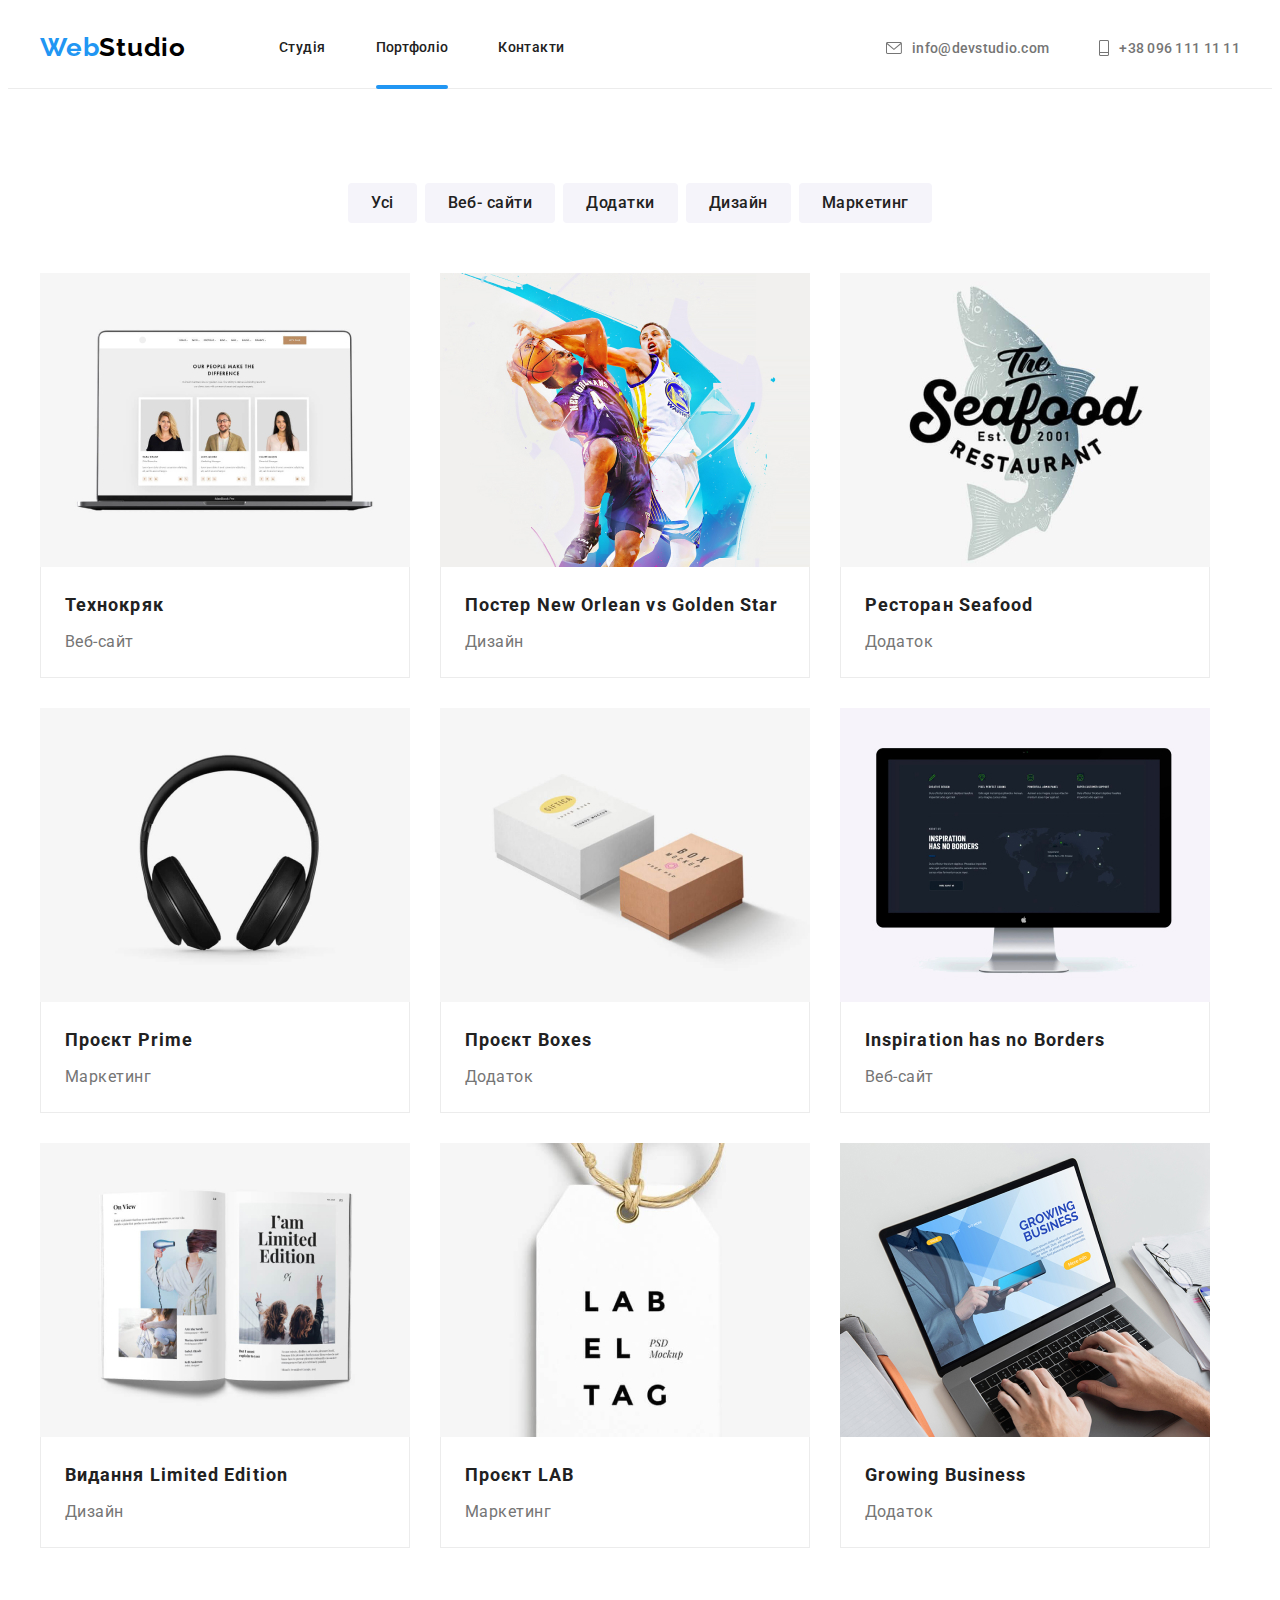
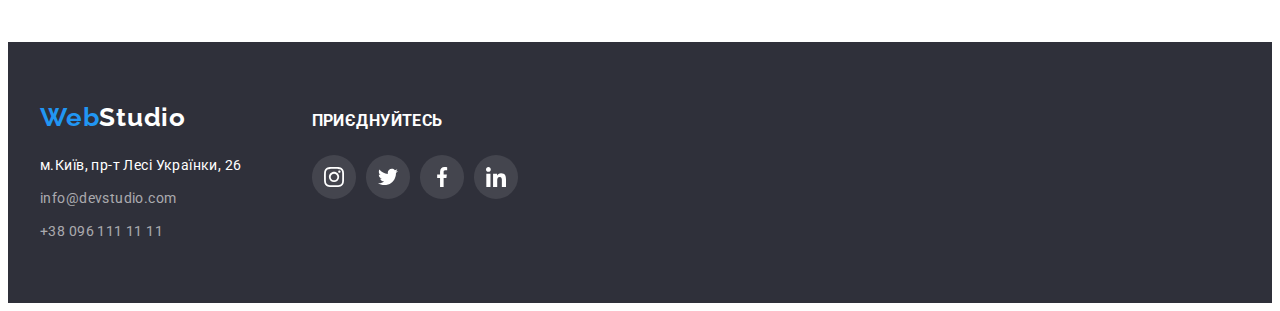
<file: portfolio.html>
<!DOCTYPE html>
<html lang="en">
  <head>
    <meta charset="UTF-8" />
    <meta http-equiv="X-UA-Compatible" content="IE=edge" />
    <meta name="viewport" content="width=device-width, initial-scale=1.0" />
    <title>Second page</title>
<link rel="preconnect" href="https://fonts.googleapis.com">
<link rel="preconnect" href="https://fonts.gstatic.com" crossorigin>
<link href="https://fonts.googleapis.com/css2?family=Montserrat:wght@400;700&family=Raleway:wght@700&family=Roboto:wght@400;500;700;900&display=swap" rel="stylesheet">
 
<!-- normalize -->
<link rel="stylesheet" href="https://cdnjs.cloudflare.com/ajax/libs/modern-normalize/1.1.0/modern-normalize.min.css" integrity="sha512-wpPYUAdjBVSE4KJnH1VR1HeZfpl1ub8YT/NKx4PuQ5NmX2tKuGu6U/JRp5y+Y8XG2tV+wKQpNHVUX03MfMFn9Q==" crossorigin="anonymous" referrerpolicy="no-referrer" />

<link rel="stylesheet" href="./css/styles.css" />
  </head>
  <body>

    <!-- Шапка сторінки -->
    <header class="section-header">
      <div class="container header-box">
        <a class="link-header" href=""><span class="logo">Web</span>Studio</a>

      <!-- Навігація -->
      <nav class="nav">
        <ul class="nav-list">
          <li class="nav-item">
            <a class="link-n" href="index.html">Студія</a>
          </li>
          <li class="nav-item">
            <a class="link-n current" href="portfolio.html">Портфоліо</a>
          </li>
          <li class="nav-item">
            <a class="link-n" href="">Контакти</a></li>
        </ul>
      </nav>
      <ul class="list-contacts">
        <li class="contacts">
          <a class="link-mail" class="mail" href="mailto:info@devstudio.com"
            ><svg class="mail-icon" width="16" height="12">
              <use href="./Images/icons.svg#icon-envelope">                
              </use>
            </svg>info@devstudio.com</a>         
        </li>
         <li class="contacts">
          <a class="link-tel" href="tel:+380961111111"
            ><svg class="tel-icon" width="10" height="16">
              <use href="./Images/icons.svg#icon-smartphone">                
              </use>
            </svg>+38 096 111 11 11</a>
        </li>
      </ul>
    </div>      
    </header>
    
    <main>

        <!-- Секція проєкти -->

        <section class="section section-projects">  
          <div class="container">
            <h2 class="visually-hidden">фільтри</h2>         
            <ul class="buttons">
                <li><button class="c-button" type="button">Усі</button></li>
                <li><button class="c-button" type="button">Веб- сайти</button></li>
                <li><button class="c-button" type="button">Додатки</button></li>
                <li><button class="c-button" type="button">Дизайн</button></li>
                <li><button class="c-button" type="button">Маркетинг</button></li>
            </ul>                  
          
            <ul class="flex-container">
                <li class="flex-element">
                  <a class="flex-link" href="">
                  <div class="project-thumb">
                    <img class="flex-item" src="./Images/imagesbody/images portfolio/img web.jpg" alt="Технокряк" width="370"></img>
                  <div class="overlay-desc">
                    <p class="text">Ресурс пропонує комплексні пропозиції з різним рівнем функціоналу та сервісів. Все це дозволить відвідувачу отримати вичерпні відомості про компанію чи приватну особу.</p>
                  </div>
                  </div>  
                <div class="description">
                  <h3 class="pr-title">Технокряк</h3>
            <p class="subtext">Веб-сайт</p>
                </div>
                 </a>
                </li>

                <li class="flex-element">
                  <a class="flex-link" href="">
                 <div class="project-thumb">
                  <img class="flex-item" src="./Images/imagesbody/images portfolio/img design.jpg" alt="Постер" width="370"></img>
                  <div class="overlay-desc">
                    <p class="text">
                     Ресурс пропонує комплексні пропозиції з різним рівнем функціоналу та сервісів. Все це дозволить відвідувачу отримати вичерпні відомості про компанію чи приватну особу. 
                    </p>
                  </div>
                </div>                   
                <div class="description">
                  <h3 class="pr-title">Постер New Orlean vs Golden Star</h3>
            <p class="subtext">Дизайн</p>
                </div> 
                 </a>
                  </li>

                <li class="flex-element">
                  <a class="flex-link" href="">
                 <div class="project-thumb">
                  <img class="flex-item" src="./Images/imagesbody/images portfolio/img addition.jpg" alt="Ресторан Seafood" width="370"></img>
                <div class="overlay-desc">
                  <p class="text">
                     Ресурс пропонує комплексні пропозиції з різним рівнем функціоналу та сервісів. Все це дозволить відвідувачу отримати вичерпні відомості про компанію чи приватну особу. 
                    </p> 
                </div>
                </div>                   
                <div class="description">
                  <h3 class="pr-title">Ресторан Seafood</h3>
            <p class="subtext">Додаток</p>
          </div>  
          </a>        
                </li>

                <li class="flex-element">
                  <a class="flex-link" href="">
                <div class="project-thumb"><img class="flex-item" src="./Images/imagesbody/images portfolio/img progect prime.jpg" alt="Проєкт Prime" width="370"></img>
                <div class="overlay-desc">
                 <p class="text">
                     Ресурс пропонує комплексні пропозиції з різним рівнем функціоналу та сервісів. Все це дозволить відвідувачу отримати вичерпні відомості про компанію чи приватну особу. 
                    </p>  
                </div>
                </div>                    
                <div class="description">
                  <h3 class="pr-title">Проєкт Prime</h3>
            <p class="subtext">Маркетинг</p>
          </div> 
            </a>
                  </li>

                <li class="flex-element">
                  <a class="flex-link" href="">
                 <div class="project-thumb"><img class="flex-item" src="./Images/imagesbody/images portfolio/img progect boxes.jpg" alt="Проєкт Boxes" width="370"></img>
                <div class="overlay-desc">
                 <p class="text">
                     Ресурс пропонує комплексні пропозиції з різним рівнем функціоналу та сервісів. Все це дозволить відвідувачу отримати вичерпні відомості про компанію чи приватну особу. 
                    </p>   
                </div>
                </div>     
                <div class="description">
                  <h3 class="pr-title">Проєкт Boxes</h3>
            <p class="subtext">Додаток</p>
          </div> 
              </a>
                  </li>

                <li class="flex-element">
                  <a class="flex-link" href="">
                 <div class="project-thumb"><img class="flex-item" src="./Images/imagesbody/images portfolio/img web2.jpg" alt="монітор" width="370"></img>
                <div class="overlay-desc">
                 <p class="text">
                     Ресурс пропонує комплексні пропозиції з різним рівнем функціоналу та сервісів. Все це дозволить відвідувачу отримати вичерпні відомості про компанію чи приватну особу. 
                    </p>    
                </div>
                </div> 
                  
                <div class="description">
                  <h3 class="pr-title">Inspiration has no Borders</h3>
            <p class="subtext">Веб-сайт</p>
          </div>
              </a>
                  </li>

                <li class="flex-element">
                  <a class="flex-link" href="">
                  <div class="project-thumb">
                    <img class="flex-item" src="./Images/imagesbody/images portfolio/img design edition.jpg" alt="журнал" width="370"></img>
                  <div class="overlay-desc">
                   <p class="text">
                     Ресурс пропонує комплексні пропозиції з різним рівнем функціоналу та сервісів. Все це дозволить відвідувачу отримати вичерпні відомості про компанію чи приватну особу. 
                    </p>     
                  </div>
                  </div>  
                  
                <div class="description">
                  <h3 class="pr-title">Видання Limited Edition</h3>
            <p class="subtext">Дизайн</p>
          </div>
             </a>
                 </li>

                <li class="flex-element">
                  <a class="flex-link" href="">
                 <div class="project-thumb"><img class="flex-item" src="./Images/imagesbody/images portfolio/img progect lab.jpg" alt="Етикетка" width="370"></img>
                <div class="overlay-desc">
                 <p class="text">
                     Ресурс пропонує комплексні пропозиції з різним рівнем функціоналу та сервісів. Все це дозволить відвідувачу отримати вичерпні відомості про компанію чи приватну особу. 
                    </p>     
                </div>
                </div> 
                  
                <div class="description">
                  <h3 class="pr-title">Проєкт LAB</h3>
            <p class="subtext">Маркетинг</p>
          </div>
            </a>
                  </li>

                <li class="flex-element">
                  <a class="flex-link" href="">
                <div class="project-thumb"><img class="flex-item" src="./Images/imagesbody/images portfolio/img growing business.jpg" alt="лептоп" width="370"></img>
                <div class="overlay-desc">
                 <p class="text">
                     Ресурс пропонує комплексні пропозиції з різним рівнем функціоналу та сервісів. Все це дозволить відвідувачу отримати вичерпні відомості про компанію чи приватну особу. 
                    </p>      
                </div>
                </div>  
                  
                <div class="description">
                  <h3 class="pr-title">Growing Business</h3>
            <p class="subtext">Додаток</p>
          </div>
         </a>
                  </li>
            </ul>
          </div>            
        </section>

    </main>

<!--Підвал-->
    <footer class="section-footer">
      <div class="container flex-container-f">
            <div class="footer-contacts">
                <a class="footer-link" href="">
                    <span class="logo">Web</span><span class="tail">Studio</span></a>
                <address>
                    <ul class="footer-list">
                        <li class="link-footer-address"><a class="link-footer-address"
                                href="https://www.google.com/maps/place/%D0%B1%D1%83%D0%BB.+%D0%9B%D0%B5%D1%81%D0%B8+%D0%A3%D0%BA%D1%80%D0%B0%D0%B8%D0%BD%D0%BA%D0%B8,+26,+%D0%9A%D0%B8%D0%B5%D0%B2,+02000/@50.4265807,30.5383858,17z/data=!3m1!4b1!4m5!3m4!1s0x40d4cf0e033ecbe9:0x57a4dffefec77da0!8m2!3d50.4265807!4d30.5383858">м.Київ,
                                пр-т Лесі Українки, 26</a></li>
                        <li class="link-footer-item">
                            <a class="link-footer-item" href="mailto:info@devstudio.com">info@devstudio.com</a>
                        </li>
                        <li class="link-footer-item">
                            <a class="link-footer-item" href="tel:+380961111111">+38 096 111 11 11</a>
                        </li>
                    </ul>
                </address>
            </div>
     <div class="social">
      <h3 class="social-title">Приєднуйтесь</h3>
      <ul class="social-list">
        <li class="social-item">
          <a class="social-link-f" href="" width="44", height="44">
            <svg class="footer-icon" width="20", height="20">
              <use href="./Images/icons.svg#icon-instagram">                
              </use> 
            </svg>
          </a>
        </li>
        <li class="social-item">
        <a class="social-link-f" href="" width="44", height="44">
            <svg class="footer-icon" width="20", height="20">
              <use href="./Images/icons.svg#icon-twitter">                
              </use> 
            </svg>
          </a>  
        </li>
        <li class="social-item">
          <a class="social-link-f" href="" width="44", height="44">
            <svg class="footer-icon" width="20", height="20">
              <use href="./Images/icons.svg#icon-facebook">                
              </use> 
            </svg>
          </a>
        </li>
        <li class="social-item">
          <a class="social-link-f" href="" width="44", height="44">
            <svg class="footer-icon" width="20", height="20">
              <use href="./Images/icons.svg#icon-linkedin">                
              </use> 
            </svg>
          </a>
        </li>
      </ul>
      </div>
    </div>          
    </footer>      
  </body>
</html>
</file>
<file: css/styles.css>
:root {
   /* Текстові кольори */
--main-txt-color: #757575;
--header-color: #212121;
--accent-color: #2196f3;
--txt-color: #FFFFFF;
--add-color: rgba(255, 255, 255, 0.6);

/* Фонові кольри */
--main-bg-color: #FFFFFF;
--section-bg-color: #2F303A;
--add-bg-color: #F5F4FA;

/* Інше */
--animation: 250ms cubic-bezier(0.4, 0, 0.2, 1);
--
}


/* Стилі для index.html */
body {
    color: var(--main-txt-color);
    background-color: var(--main-bg-color);
    font-family: 'Roboto';
        font-size: 14px;
        line-height: calc(24/14);    
        letter-spacing: 0.03em;
}

.section {
    padding-top: 94px;
    padding-bottom: 94px;
}

.container {
    width: 1200px;
    margin-right: auto;
    margin-left: auto;
    padding-right: 15px;
    padding-left: 15px;

}

/* Шапка */
.section-header {
border-bottom: 1px solid #ECECEC;

} 
    
    
    

.header-box {
    display: flex;
    width: 1200px;
        padding-right: 15px;
        padding-left: 15px;
        align-items: center;


}



.link-header {
    color: black;
    text-decoration: none;
    font-family: 'Raleway';
        font-weight: 700;
        font-size: 26px;
        line-height: calc(31/26);  
        letter-spacing: 0.03em;
        margin-right: 93px;
            padding-top: 24px;
            padding-bottom: 25px;
}
.logo {
    color: var(--accent-color);
    margin-top: 0;
        margin-bottom: 0;
    
}

.list {

    margin: 0;

}

ul {
    list-style: none;
    margin-top: 0;
    margin-bottom: 0;
    padding: 0;
}

img {
    display: block;
    max-width: 100%;
    height: auto;
}

/* Навігація */

.nav {
    margin-right: auto;


}

.nav-list {
    display: flex;
    gap: 50px;
     padding: 0; 
    align-items: center;
    
    

}
.nav-item {
    position: relative;
    display: block;  
}

.nav .link-n {
    display: block;
    color: var(--header-color);
    font-weight: 500;
    line-height: 1.14;
    display: block;
    align-items: baseline;
    padding: 0;
     text-decoration: none;
     padding: 32px 0; 

    transition: color 250ms cubic-bezier(0.4, 0, 0.2, 1);
}

 .link-n:hover,
 .link-n:focus {
    color: var(--accent-color);
}

.list-contacts {
    display: flex;    
    align-items: center;    
    gap: 50px;    
}


.link-mail {
    color: var(--main-txt-color);
    text-decoration: none;
    font-weight: 500;
    line-height: calc(16/14);
    letter-spacing: 0.02em;
    padding: 32px 0;
    display: flex;
    align-items: center;
    transition: color 250ms cubic-bezier(0.4, 0, 0.2, 1);
    
}



.link-tel {
    color: var(--main-txt-color);
    font-weight: 500;
        line-height: calc(16/14);
        letter-spacing: 0.02em;
        text-decoration: none;
        padding: 32px 0;
        display: flex;
        text-align:center;
        transition: color 250ms cubic-bezier(0.4, 0, 0.2, 1);
        
}

.link-mail:hover,
.link-mail:focus,
.link-tel:hover,
.link-tel:focus {
    color: var(--accent-color);

}

.current {
    color: var(--accent-color);
    text-decoration: none;
    font-weight: 500;
    font-size: 14px;
    line-height: calc(16/14);
    letter-spacing: 0.02em;
    
}

  
 .current::after {
    content: ""; 
    position: absolute;
     width: 100%;
    height: 4px; 
    left: 0;
     border-radius: 2px; 
     border: transparent;
     background-color: var(--accent-color);    
    bottom: -1px; 
      display: block;  
}  

.mail-icon {
    fill: currentColor;
    margin-right: 10px;

}
.tel-icon {
    fill: currentColor;
    margin-right: 10px;
}




/* Hero */
.section-hero {
    max-width: 1600px;
    height: 600px;
    margin-left: auto;
    margin-right: auto;
    margin-top: 0;
    margin-bottom: 0;
    padding-top: 200px;
    padding-bottom: 200px;
    background-image: linear-gradient(to right, rgba(47, 48, 58, 0.4),
            rgba(47, 48, 58, 0.4)), url(../Images/imagesbody/img-hero.jpg);
    background-repeat: no-repeat;
    background-size: cover;
    background-position: center;
}

.hero-title {
    margin-top: 0;
    margin-bottom: 30px;
        font-weight: 900;
        font-size: 44px;
        line-height: calc(60/44);
        letter-spacing: 0.06em;
        text-transform: uppercase;
        color: var(--txt-color);
        margin-right: auto;
            margin-left: auto;
            width: 696px;
            text-align: center;
            padding: 0;
            

}

.section-hero, 
.section-footer {
    background-color: var(--section-bg-color);
    color: var(--txt-color);
}

.button {
    background-color: var(--accent-color);
    color: var(--txt-color);
    font-family: inherit;
        font-weight: 700;
        font-size: 16px;
        line-height: calc(30/16);   
        letter-spacing: 0.06em;
        cursor: pointer;
        border-radius: 4px;
        padding: 10px 32px;
        text-align: center;
        border: 1px solid transparent;
        display: block;
        margin-right: auto;
        margin-left: auto;
       
}


/* Feature */


.feature-list {
    padding: 0;
    margin: 0;
    display: flex;
    gap: 30px;
}



.feature-item :not(:nth-last-child) {
    margin-right: 30px;
}

.feature-btn {
    display: flex;
    align-items: center;
    justify-content: center;
    width: 270px;
        height: 120px;
         border: transparent; 
        border-radius: 4px;
        background-color: var(--add-bg-color);
        margin-bottom: 30px;
        
    
    
}

.features {
        font-weight: 700;
        font-size: 14px;
        line-height: calc(16/14);
        letter-spacing: 0.03em;
        text-transform: uppercase;
        color: var(--header-color);
        margin-top: 0;
        margin-bottom: 10px;
        padding: 0;
}

.title {
        font-weight: 700;
        font-size: 36px;
        line-height: calc(42/36);
        letter-spacing: 0.03em;
        color: var(--header-color);
            text-align: center;
            padding: 0;
            margin-top: 0;
                margin-bottom: 50px;

}

.subtitle {
    font-size: 14px;
    line-height: calc(24/14);
    letter-spacing: 0.03em;
    margin-top: 0;
    margin-bottom: 0;

}

/* Чим ми займаємося */

.section-work {

    padding-top: 0;
    padding-bottom: 94px;
     


}

.work-list {
    display: flex;
    gap: 30px;
    padding: 0;        
        
}

.work-item {
    position: relative;
} 
 
  .card-thumb {  
    
    position: absolute;
    width: 370px;
    height: 70px;
    background-color: rgba(47, 48, 58, 0.8);
    display: flex;
    align-items: center;
    justify-content: center;
    bottom: 0;
    left: 0;
    
    
} 

.work-image {
    position: relative;
}

.card-title {
   
    padding: 0;
    font-weight: 700;
    font-size: 14px;
    line-height: calc(16/14);
    letter-spacing: 0.03em;
    text-transform: uppercase;
    color: var(--txt-color);
       
        
} 

.card-title :nth-child(3n) {
    padding: 27px 94px;
}



/* Наша команда */
.section-about {
    background-color: var(--add-bg-color);
    margin-top: 0;
    margin-bottom: 0;
} 

.container-team {
    justify-content: space-evenly;
    
}

.team-list {
    display: flex;
    gap: 30px;
    padding: 0;
}

.team-item {
    background-color: var(--main-bg-color);
    box-shadow: 0px 1px 1px
    rgba(0, 0, 0, 0.12),
    0px 4px 4px
    rgba(0, 0, 0, 0.06),
    1px 4px 6px 
    rgba(0, 0, 0, 0.16);
  
}

.social-list {
    display: flex;
    align-items: center;
    justify-content: center;
    gap: 10px;
    
}



.social-item {
    display: inline-block;
    margin: 0;
    
    
}

.social-link {
    display: flex;
    align-items: center;
        justify-content: center;
    fill: #AFB1B8;
     width: 44px;
     height: 44px; 
    border-radius: 50%;   
     gap: 10px; 
     transition: background-color 250ms cubic-bezier(0.4, 0, 0.2, 1),
     fill 250ms cubic-bezier(0.4, 0, 0.2, 1);
    
     
    

}

.social-link:hover,
.social-link:focus {
    fill: var(--txt-color);
    background-color: var(--accent-color);

    
}



.team {
        font-weight: 500;
        font-size: 16px;
        line-height: calc(19/16);
        letter-spacing: 0.03em;
        color: var(--header-color);
        margin: 0;
        margin-bottom: 10px;
        
}



.team-text {
   
text-align: center;
 padding-top: 30px;
 padding-bottom: 30px;  

}

.team-subtitle {
    font-size: 16px;
    line-height: calc(19/16);
    letter-spacing: 0.03em;
    margin-top: 0;
         margin-bottom: 16; 
         
}



.link {
    text-decoration: none;
}


/* Постійні клієнти */

.section-clients {
   
    justify-content: center;
}

.client-title {
    
    font-weight: 700;
        font-size: 36px;
        line-height: calc(42/36);
        letter-spacing: 0.03em;
        color: var(--header-color);
        text-align: center;
        padding: 0;
        margin: 0;
        margin-bottom: 50px;
}

.client-list {
  display: flex;
  gap: 30px;
  margin-left: auto;
  margin-right: auto;
}

.client-link {
    display: flex;
    align-items: center;
    justify-content: center;
    fill: #AFB1B8;
    width: 170px;
    height: 92px;
    border: 1px solid #afb1b8;
    transition: border-color 250ms cubic-bezier(0.4, 0, 0.2, 1), 
    fill 250ms cubic-bezier(0.4, 0, 0.2, 1);
    
}

 .client-link:hover,
.client-link:focus {
    fill: var(--accent-color);
    border: 1px solid var(--accent-color);;
} 





/* Підвал */
.section-footer {
    margin-top: 0;
        margin-bottom: 0;
        padding-top: 60px;
            padding-bottom: 60px;
}

.flex-container-f {
    display: flex;
    align-items: baseline;
        
    
}



.footer-list {
    
    margin-left: 0;
    padding: 0;
}


.footer-link {
    font-family: 'Raleway';
        font-weight: 700;
        font-size: 26px;
        line-height: calc(31/26);       
        letter-spacing: 0.03em;
        color: var(--txt-color);
        text-decoration: none;
        margin-top: 20px;

        transition: color 250ms cubic-bezier(0.4, 0, 0.2, 1);
           
}

address {
    font-style: normal;
    margin-top: 20px;

}

.paragraph {
    padding: 0;
    margin: 0;
    margin-bottom: 9px;
}



.link-footer:hover,
.link-footer:focus {
    color: var(--accent-color);
    text-decoration: none;
}



.link-footer {
    display: block;
    color: var(--add-color);
    text-decoration: none;
    font-size: 14px;
    line-height: calc(24/14);
    margin-bottom: 9px;
    transition: color 500ms cubic-bezier(0.4, 0, 0.2, 1);

}
.link-footer-address {
    text-decoration: none;
    color: var(--txt-color);
    margin-bottom: 9px;
    transition: color 500ms cubic-bezier(0.4, 0, 0.2, 1);

}
.link-footer-address:hover,
.link-footer-address:focus {
    color: var(--accent-color);
    text-decoration: none;
}
.link-footer-item {
    color: var(--add-color);
    text-decoration: none;
    font-size: 14px;
    line-height: calc(24/14);
    margin-bottom: 9px;
    transition: color 500ms cubic-bezier(0.4, 0, 0.2, 1);
}

.link-footer-item:hover,
.link-footer-item:focus {
    color: var(--accent-color);
    text-decoration: none;
}

.link-footer-item:last-child {
    margin-bottom: 0px;
}

.social {
    margin-left: 70px;
    
}

.social-title {
    text-transform: uppercase;
    margin: 0;
    margin-bottom: 20px;
}
  
.social-link-f {
    display: flex;
        align-items: center;
        justify-content: center;
 width: 44px;
 height: 44px;
 background-color: rgba(255, 255, 255, 0.1);
 border-radius: 50%;
 display: flex;
    fill: var(--txt-color);
    transition: background-color 250ms cubic-bezier(0.4, 0, 0.2, 1);    
     
}


.social-link-f:hover,
.social-link-f:focus {
    background-color: var(--accent-color);


}





/* Модальне вікно */
 
.backdrop.is-hidden {
    visibility: hidden;
    opacity: 0;
    pointer-events: none;
}

.backdrop {
    position: fixed;
    top: 0;
    left: 0;
    width: 100%;
    height: 100%;
    background-color: rgba(0, 0, 0, 0.5);
    opaсity: 1;
    visibility: visible;
    transition: opacity 250ms cubic-bezier(0.4, 0, 0.2, 1),
        visibility 250ms cubic-bezier(0.4, 0, 0.2, 1);
}

.modal {
    position: absolute;
    width: 528px;
    height: 581px;
    top: 50%;
    left: 50%;
    transform: translate(-50%, -50%);
    background-color: #FFFFFF;
    border-radius: 4px;
    box-shadow: 1px 0px 2px rgba(0, 0, 0, 0.2),
        1px 0px 1px rgba(0, 0, 0, 0.14),
        3px 0px 1px rgba(0, 0, 0, 0.12);
}



.modal-btn {
    position: absolute;
     width: 30px;
    height: 30px;
    border-radius: 50%; 
    top: 8px;
    right: 8px;
    cursor: pointer;
    color: var(--header-color);
     background-color: var(--main-bg-color); 
    border: 1px solid rgba(0, 0, 0, 0.1);
}








/* Стилі для portfolio.html */
 .visually-hidden {
    position: absolute;
    width: 1px;
    height: 1px;
    margin: -1px;
    border: 0;
    padding: 0;
    white-space: nowrap;
    clip-path: inset(100%);
    clip: rect(0 0 0 0);
    overflow: hidden;
} 



.buttons {
    display: flex;
    margin-bottom: 50px;
    justify-content: center;
    padding: 0;    
    gap: 8px;
    

}
.buttons .c-buttons:last-child {
    margin-right: 0px;
}

.c-button {

    background-color: var(--add-bg-color);
    color: var(--header-color);
    font-family: inherit;
    font-weight: 500;
    font-size: 16px;
    line-height: calc(26/16);
    letter-spacing: 0.03em;
    cursor: pointer;
    border-radius: 4px;
    padding: 6px 22px;
    text-align: center;
    border: 1px solid transparent;

    transition-property: background-color, color, box-shadow;
        transition-duration: 250ms;
        transition-timing-function: cubic-bezier(0.4, 0, 0.2, 1);

}


.c-button:hover,
.c-button:focus {
    box-shadow: 0px 1px 1px rgba(0, 0, 0, 0.12),
        0px 4px 4px rgba(0, 0, 0, 0.06),
        1px 4px 6px rgba(0, 0, 0, 0.16);

     
}

.c-button:hover,
.c-button:focus {
    background-color: var(--accent-color);
    color: var(--txt-color);
}

.flex-container {
    display: flex;
    flex-wrap: wrap;
    gap: 30px;
    padding-left: 0;  
      
}

.flex-element {
    width: 370px; 

   
       

}

.flex-element:nth-child(3n) {
    margin-right: 0px;
}

.flex-element:nth-last-child(-n+3) {
    margin-bottom: 0;
}

       
        


.flex-link:hover .overlay-desc,
.flex-link:focus .overlay-desc {
    transform: translateY(0);
 

}



.flex-item {
    margin: 0;
    
}




.description {
   
border: 1px solid #ECECEC;
border-top: none;
padding: 20px 24px;

}



.flex-link {
    display: block;
    text-decoration: none;
    color: var(--main-txt-color);

    transition: box-shadow 250ms cubic-bezier(0.4, 0, 0.2, 1);

}

.flex-link:hover, 
.flex-link:focus {
    box-shadow: 0px 1px 1px rgba(0, 0, 0, 0.12),
            0px 4px 4px rgba(0, 0, 0, 0.06),
            1px 4px 6px rgba(0, 0, 0, 0.16);

    
} 

.project-thumb {
    position: relative;
    overflow: hidden;

}

.overlay-desc {
    position: absolute;
    top: 0;
    left: 0;
    background-color: rgba(33, 150, 243, 0.9);
    width: 100%;
    height: 100%;
    padding: 63px 24px;

    transform: translateY(101%);
    transition: transform 250ms cubic-bezier(0.4, 0, 0.2, 1);

    

}



.text {
    font-weight: 400;
    font-size: 18px;
    line-height: calc(28/18);
    letter-spacing: 00.03em;
    color: var(--txt-color);
}

.pr-title {
    color: var(--header-color);
    font-weight: 700;
    font-size: 18px;
    line-height: calc(36/18);
    letter-spacing: 0.06em;
    margin: 0;
    margin-bottom: 4px;
    padding: 0;
}

.subtext {
    font-size: 16px;
    line-height: calc(30/16);
    letter-spacing: 0.03em;
    padding: 0;
    margin: 0;
    
   
}
</file>
